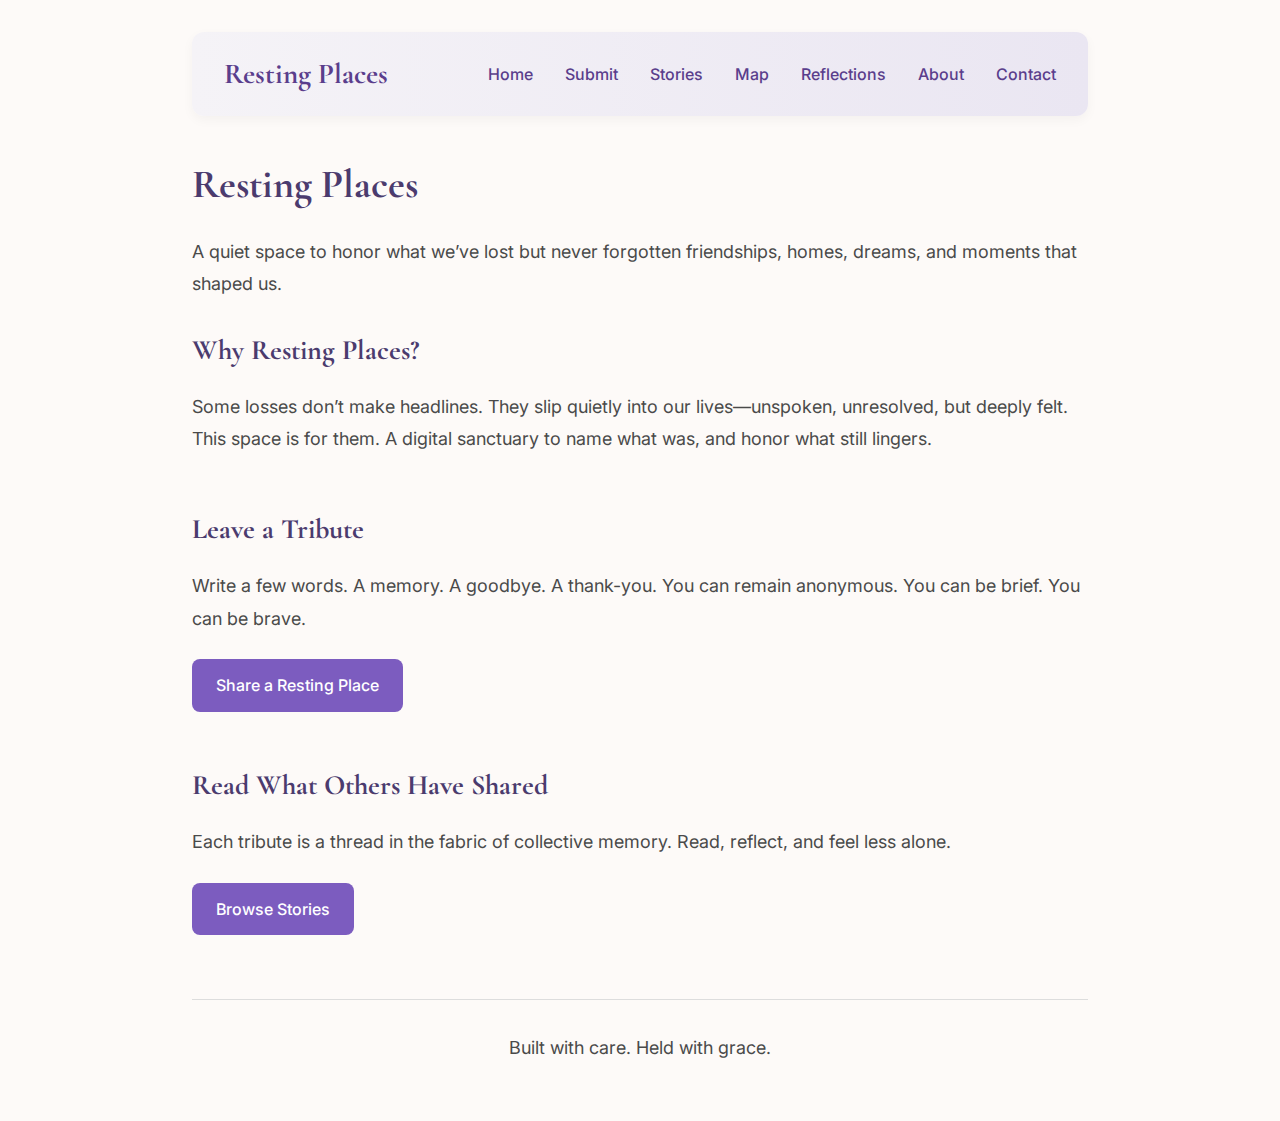
<file: index.html>
<!DOCTYPE html>
<html lang="en">
<head>
    <meta charset="UTF-8">
    <meta name="viewport" content="width=device-width, initial-scale=1.0">
    <link href="https://fonts.googleapis.com/css2?family=Inter:wght@400;600&family=Cormorant+Garamond:wght@500;700&display=swap" rel="stylesheet">
    <link rel="icon" type="image/png" href="https://img.icons8.com/ios-filled/50/7c5cbf/flower.png">
    <link rel="stylesheet" href="/static/css/styles.css">
    <title>Resting Places</title>
    <style>
     section {
      margin-bottom: 3rem;
    }

    .button-link {
      display: inline-block;
      background-color: #7c5cbf;
      color: white;
      padding: 0.75rem 1.5rem;
      border-radius: 8px;
      font-size: 1rem;
      text-decoration: none;
      font-weight: 500;
      transition: background-color 0.3s ease;
    }

    .button-link:hover {
      background-color: #5a3e8c;
    }
    </style>
</head>
<body>
<header>
  <nav class="navbar">
    <div class="logo">Resting Places</div>
    <ul class="nav-links">
      <li><a href="index.html">Home</a></li>
      <li><a href="submit.html">Submit</a></li>
      <li><a href="stories.html">Stories</a></li>
      <li><a href="map.html">Map</a></li>
      <li><a href="reflections.html">Reflections</a></li>
      <li><a href="about.html">About</a></li>
      <li><a href="contact.html">Contact</a></li>
    </ul>
  </nav>
</header>

<h1>Resting Places</h1>
<p>A quiet space to honor what we’ve lost but never forgotten friendships, homes, dreams, and moments that shaped us.</p>

<section>
  <h2>Why Resting Places?</h2>
  <p>Some losses don’t make headlines. They slip quietly into our lives—unspoken, unresolved, but deeply felt. This space is for them. A digital sanctuary to name what was, and honor what still lingers.</p>
</section>

<section>
    <h2>Leave a Tribute</h2>
    <p>Write a few words. A memory. A goodbye. A thank-you. You can remain anonymous. You can be brief. You can be brave.</p>
    <a href="submit.html" class="button-link">Share a Resting Place</a>
  </section>

  <section>
    <h2>Read What Others Have Shared</h2>
    <p>Each tribute is a thread in the fabric of collective memory. Read, reflect, and feel less alone.</p>
    <a href="stories.html" class="button-link">Browse Stories</a>
  </section>

<footer>
  <p>Built with care. Held with grace.</p>
</footer>
<script src="/static/js/script.js"></script>

</body>
</html>
</file>
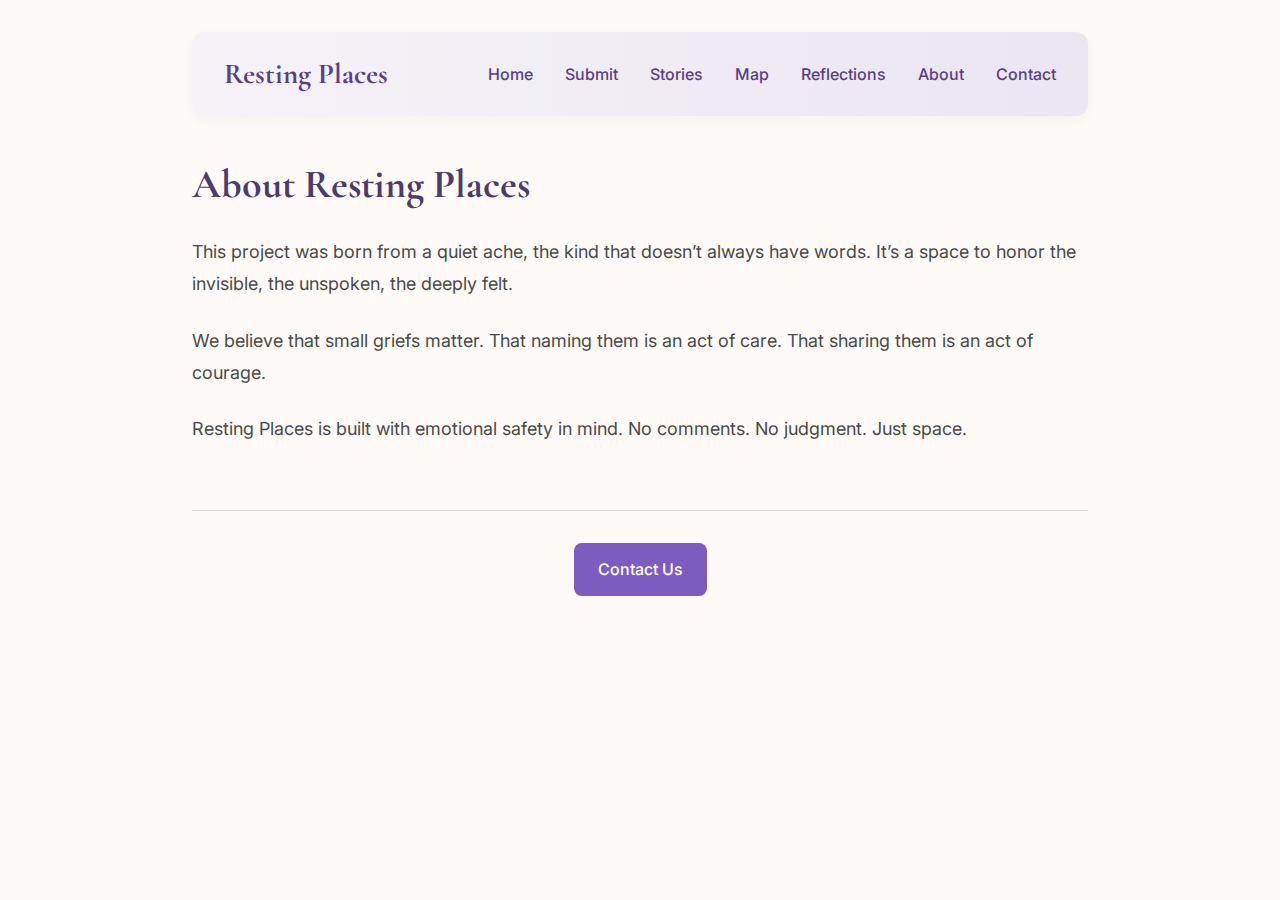
<file: about.html>
<!DOCTYPE html>
<html lang="en">

<head>
    <meta charset="UTF-8">
    <meta name="viewport" content="width=device-width, initial-scale=1.0">
    <link href="https://fonts.googleapis.com/css2?family=Inter:wght@400;600&family=Cormorant+Garamond:wght@500;700&display=swap" rel="stylesheet">
    <link rel="icon" type="image/png" href="https://img.icons8.com/ios-filled/50/7c5cbf/flower.png">
    <link rel="stylesheet" href="/static/css/styles.css">
    <title>About</title>
    <style>
        .button-link {
            display: inline-block;
            background-color: #7c5cbf;
            color: white;
            padding: 0.75rem 1.5rem;
            border-radius: 8px;
            font-size: 1rem;
            text-decoration: none;
            font-weight: 500;
            transition: background-color 0.3s ease;
        }

        .button-link:hover {
            background-color: #5a3e8c;
        }
    </style>
</head>

<body>
    <header>
        <nav class="navbar">
            <div class="logo">Resting Places</div>
            <ul class="nav-links">
                <li><a href="index.html">Home</a></li>
                <li><a href="submit.html">Submit</a></li>
                <li><a href="stories.html">Stories</a></li>
                <li><a href="map.html">Map</a></li>
                <li><a href="reflections.html">Reflections</a></li>
                <li><a href="about.html">About</a></li>
                <li><a href="contact.html">Contact</a></li>
            </ul>
        </nav>
    </header>
    <h1>About Resting Places</h1>
    <p>This project was born from a quiet ache, the kind that doesn’t always have words. It’s a space to honor the
        invisible, the unspoken, the deeply felt.</p>

    <p>We believe that small griefs matter. That naming them is an act of care. That sharing them is an act of courage.
    </p>

    <p>Resting Places is built with emotional safety in mind. No comments. No judgment. Just space.</p>

    <footer>
        <a href="contact.html" class="button-link">Contact Us </a>
    </footer>

</body>

</html>
</file>
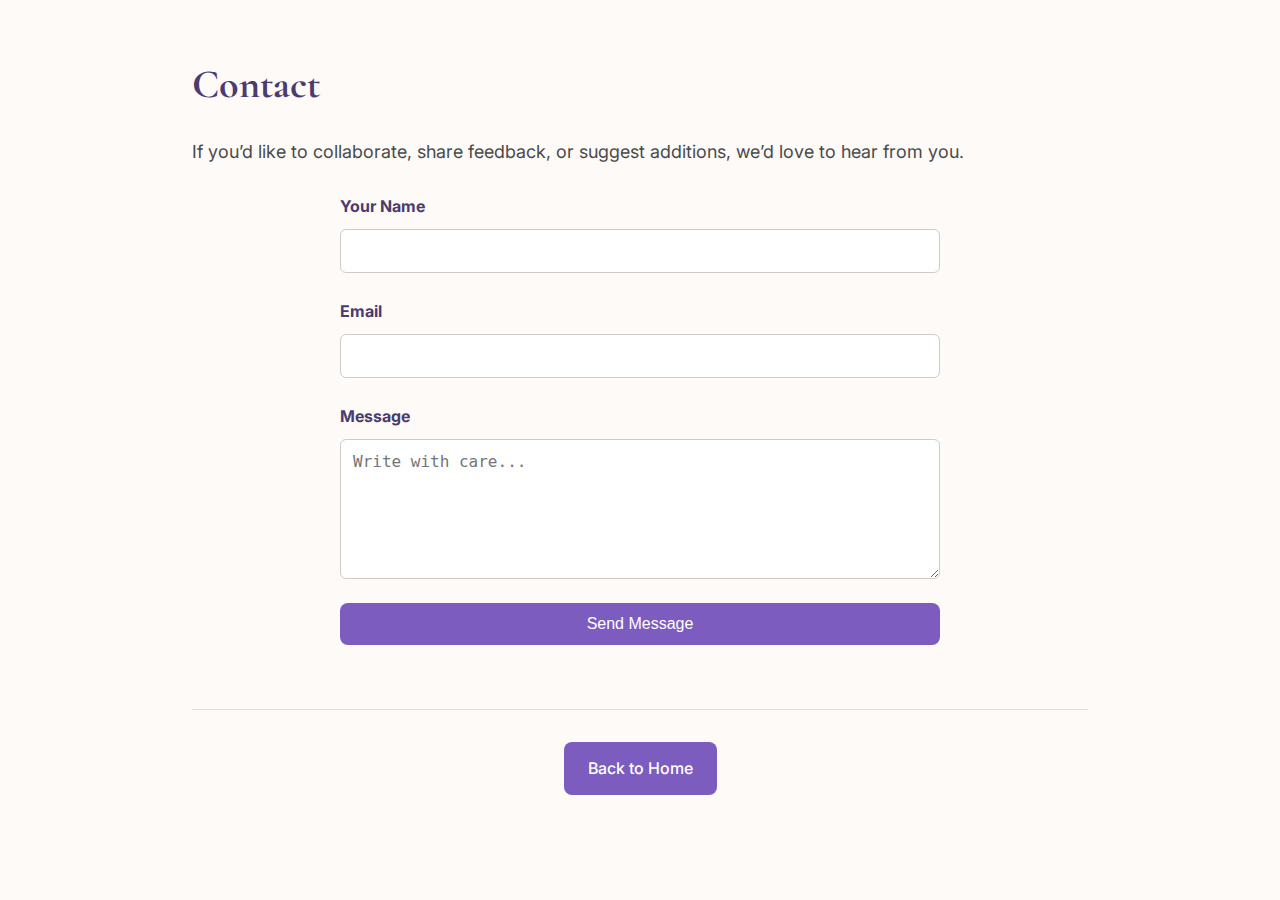
<file: contact.html>
<!DOCTYPE html>
<html lang="en">

<head>
    <meta charset="UTF-8">
    <meta name="viewport" content="width=device-width, initial-scale=1.0">
    <link href="https://fonts.googleapis.com/css2?family=Inter:wght@400;600&family=Cormorant+Garamond:wght@500;700&display=swap" rel="stylesheet">
    <link rel="icon" type="image/png" href="https://img.icons8.com/ios-filled/50/7c5cbf/flower.png">
   <link rel="stylesheet" href="static/css/styles.css">
    <title>Contact</title>
    <style>
        .button-link {
            display: inline-block;
            background-color: #7c5cbf;
            color: white;
            padding: 0.75rem 1.5rem;
            border-radius: 8px;
            font-size: 1rem;
            text-decoration: none;
            font-weight: 500;
            transition: background-color 0.3s ease;
        }

        .button-link:hover {
            background-color: #5a3e8c;
        }
    </style>
</head>

<body>
    <h1>Contact</h1>
    <p>If you’d like to collaborate, share feedback, or suggest additions, we’d love to hear from you.</p>

    <form action="/submit-message" method="POST">
        <label for="name">Your Name </label>
        <input type="text" id="name" name="name">

        <label for="email">Email </label>
        <input type="email" id="email" name="email">

        <label for="message">Message</label>
        <textarea id="message" name="message" rows="6" placeholder="Write with care..."></textarea>

        <button type="submit">Send Message</button>
    </form>

    <footer>
        <a href="index.html" class="button-link"> Back to Home</a>
    </footer>
    <script>
        document.querySelector('form').addEventListener('submit', function (e) {
            e.preventDefault(); 
            alert('Thank you for reaching out. Your message has been received with care.');
            this.reset(); 
        });
    </script>

</body>

</html>
</file>
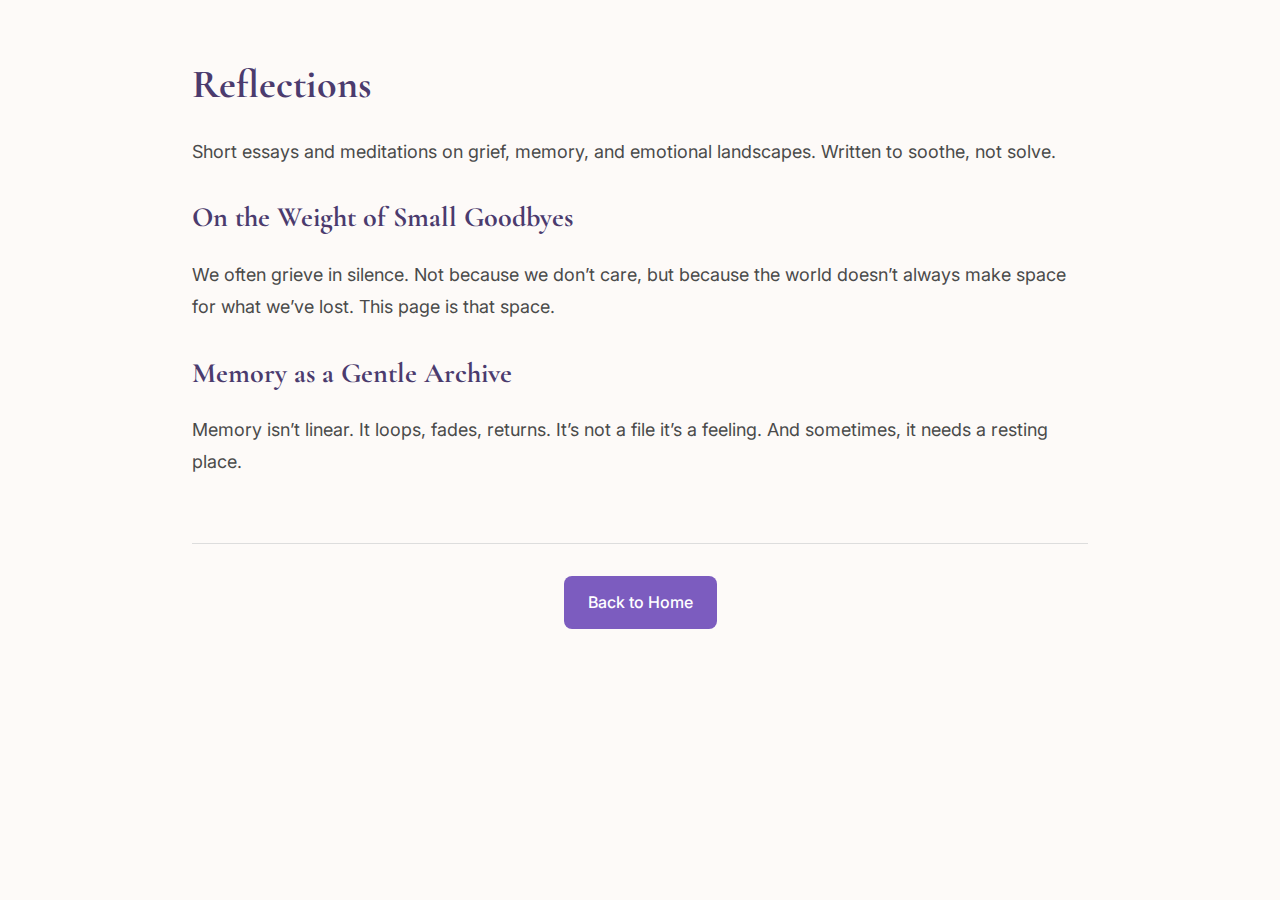
<file: reflections.html>
<!DOCTYPE html>
<html lang="en">

<head>
    <meta charset="UTF-8">
    <meta name="viewport" content="width=device-width, initial-scale=1.0">
    <link href="https://fonts.googleapis.com/css2?family=Inter:wght@400;600&family=Cormorant+Garamond:wght@500;700&display=swap"rel="stylesheet">
    <link rel="icon" type="image/png" href="https://img.icons8.com/ios-filled/50/7c5cbf/flower.png">
    <link rel="stylesheet" href="static/styles.css">
    <title>Reflections</title>
    <style>
        .button-link {
            display: inline-block;
            background-color: #7c5cbf;
            color: white;
            padding: 0.75rem 1.5rem;
            border-radius: 8px;
            font-size: 1rem;
            text-decoration: none;
            font-weight: 500;
            transition: background-color 0.3s ease;
        }

        .button-link:hover {
            background-color: #5a3e8c;
        }
    </style>
</head>

<body>
    <h1>Reflections</h1>
    <p>Short essays and meditations on grief, memory, and emotional landscapes. Written to soothe, not solve.</p>

    <article>
        <h2>On the Weight of Small Goodbyes</h2>
        <p>We often grieve in silence. Not because we don’t care, but because the world doesn’t always make space for
            what we’ve lost. This page is that space.</p>
    </article>

    <article>
        <h2>Memory as a Gentle Archive</h2>
        <p>Memory isn’t linear. It loops, fades, returns. It’s not a file it’s a feeling. And sometimes, it needs a
            resting place.</p>
    </article>

    <footer>
        <a href="index.html" class="button-link"> Back to Home</a>
    </footer>

</body>

</html>
</file>
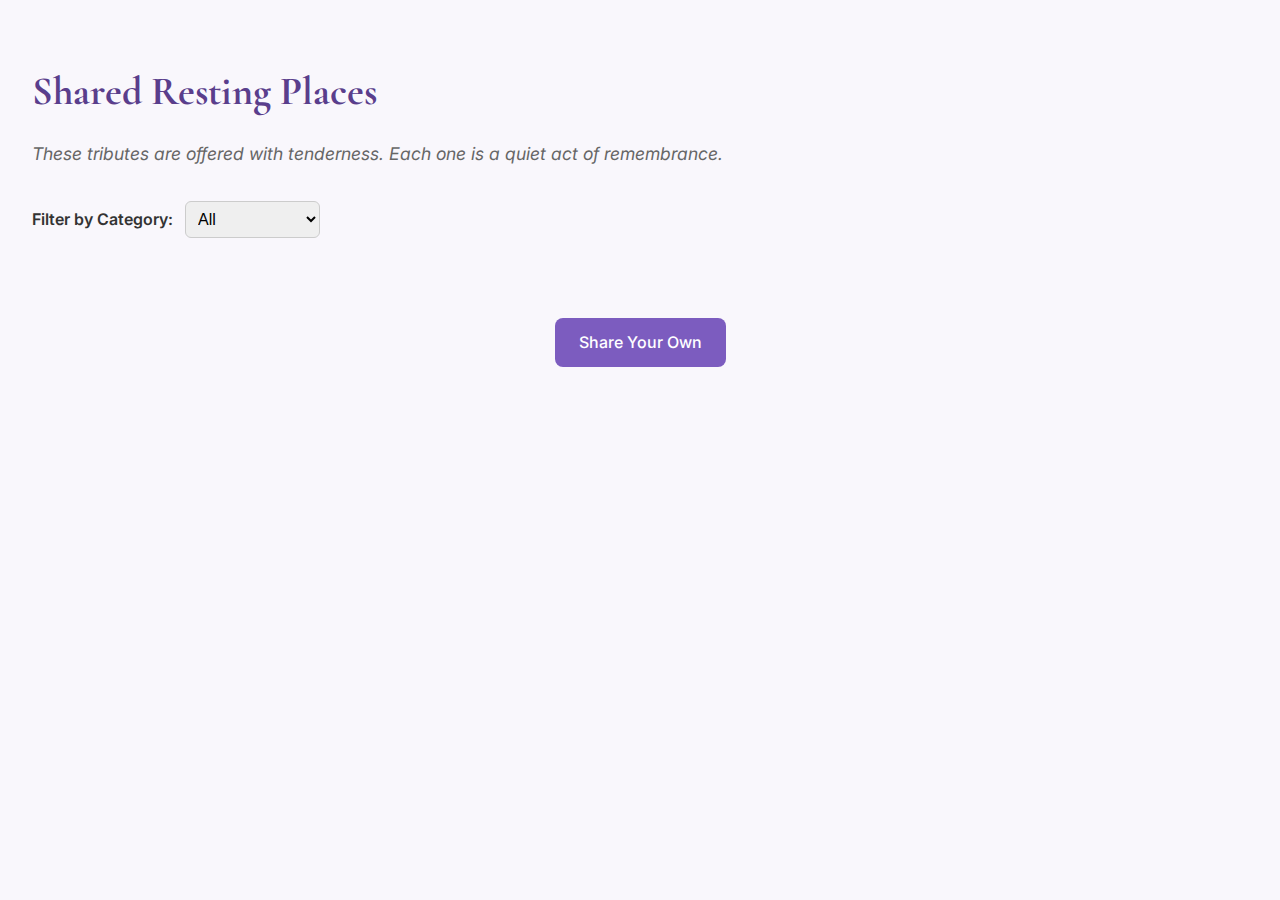
<file: stories.html>
<!DOCTYPE html>
<html lang="en">

<head>
    <meta charset="UTF-8" />
    <meta name="viewport" content="width=device-width, initial-scale=1.0" />
    <title>Shared Resting Places</title>
    <link
        href="https://fonts.googleapis.com/css2?family=Inter:wght@400;600&family=Cormorant+Garamond:wght@500;700&display=swap"
        rel="stylesheet" />
    <link rel="icon" type="image/png" href="https://img.icons8.com/ios-filled/50/7c5cbf/flower.png">
</head>

<body
    style="margin: 0; font-family: 'Inter', sans-serif; background-color: #f9f7fc; color: #333; padding: 2rem; line-height: 1.6;">

    <h1 style="font-family: 'Cormorant Garamond', serif; font-size: 2.5rem; color: #5a3e8c; margin-bottom: 0.5rem;">
        Shared Resting Places</h1>
    <p style="font-size: 1.1rem; font-style: italic; color: #666; margin-bottom: 2rem;">These tributes are offered with
        tenderness. Each one is a quiet act of remembrance.</p>

    <section id="filters" style="margin-bottom: 2rem;">
        <label for="filter" style="font-weight: 600; margin-right: 0.5rem;">Filter by Category:</label>
        <select id="filter" style="padding: 0.5rem; border-radius: 6px; border: 1px solid #ccc; font-size: 1rem;">
            <option value="all">All</option>
            <option value="relationship">Relationships</option>
            <option value="home">Homes</option>
            <option value="dream">Dreams</option>
            <option value="moment">Moments</option>
        </select>
    </section>

    <section id="gallery"
        style="display: grid; grid-template-columns: repeat(auto-fit, minmax(280px, 1fr)); gap: 1.5rem;">
        <!-- Tribute cards will be injected here -->
    </section>

    <footer style="margin-top: 3rem; text-align: center;">
        <a href="submit.html"
            style="display: inline-block; background-color: #7c5cbf; color: white; padding: 0.75rem 1.5rem; border-radius: 8px; font-size: 1rem; text-decoration: none; font-weight: 500; transition: background-color 0.3s ease;">Share
            Your Own</a>
    </footer>

    <script>
        function renderSavedTributes() {
            const gallery = document.getElementById('gallery');
            if (!gallery) return;

            gallery.innerHTML = '';

            const tributes = JSON.parse(localStorage.getItem('tributes')) || [];

            tributes.forEach(({ name, message, category, timestamp }) => {
                const card = document.createElement('article');
                card.className = 'tribute-card';
                card.setAttribute('data-category', category.toLowerCase());

                card.style.backgroundColor = '#fff';
                card.style.border = '1px solid #ddd';
                card.style.borderRadius = '10px';
                card.style.padding = '1rem';
                card.style.boxShadow = '0 2px 6px rgba(0,0,0,0.05)';

                card.innerHTML = `
          <h3 style="font-family: 'Cormorant Garamond', serif; color: #5a3e8c; margin-top: 0;">${name || 'Anonymous'}</h3>
          <p style="margin: 0.5rem 0;">${message}</p>
          <p style="font-size: 0.9rem; color: #888;"><em>${new Date(timestamp).toLocaleString()} • Category: ${category}</em></p>
        `;

                gallery.appendChild(card);
            });
        }

        function filterStories(category) {
            const cards = document.querySelectorAll('.tribute-card');

            cards.forEach(card => {
                const cardCategory = card.getAttribute('data-category');
                card.style.display = (category === 'all' || cardCategory === category.toLowerCase()) ? 'block' : 'none';
            });
        }

        const filterDropdown = document.getElementById('filter');
        if (filterDropdown) {
            filterDropdown.addEventListener('change', function () {
                const selected = this.value;
                filterStories(selected);
            });
        }

        document.addEventListener('DOMContentLoaded', renderSavedTributes);
    </script>
</body>

</html>
</file>
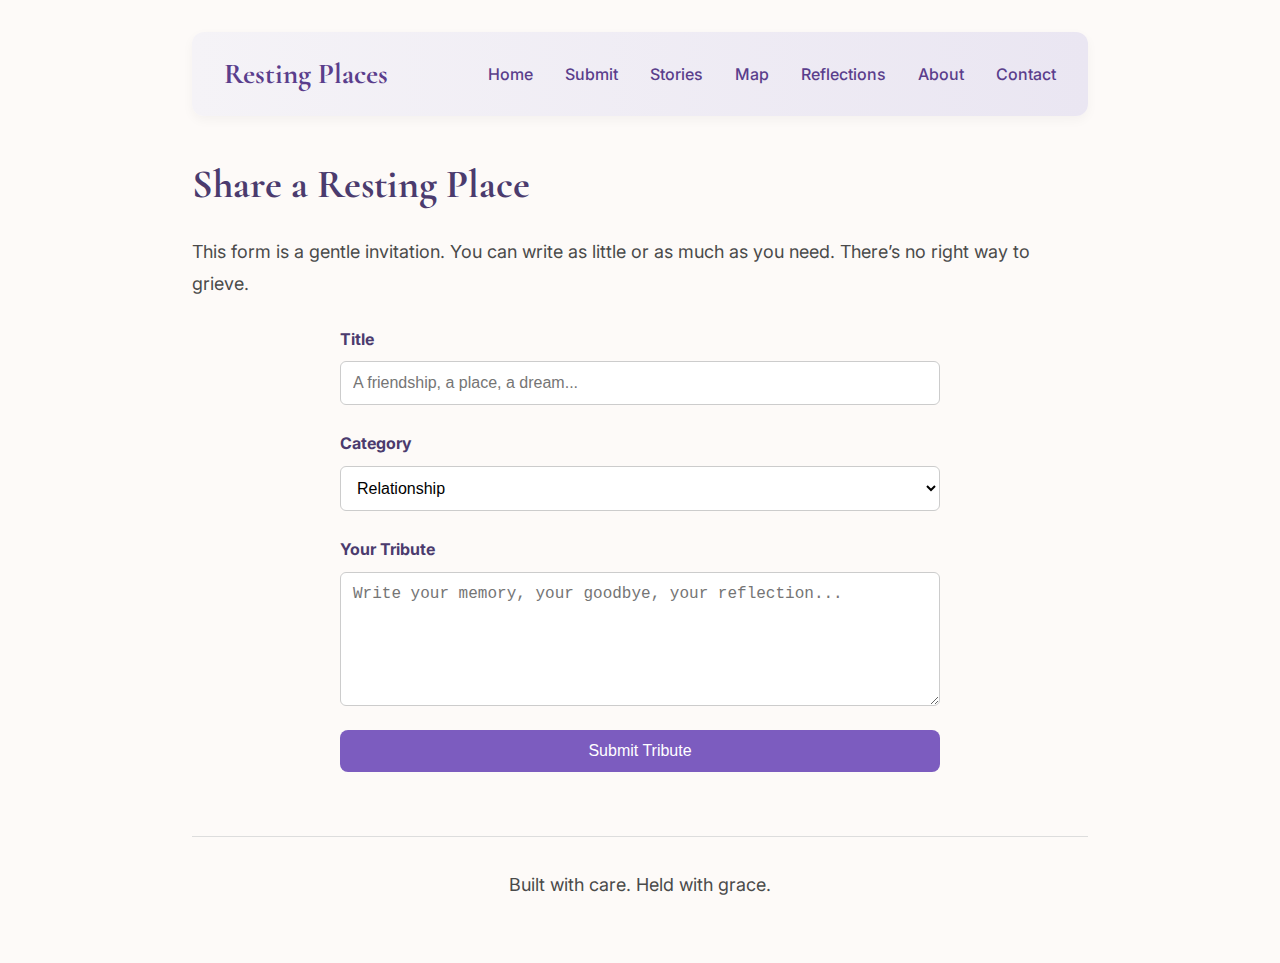
<file: submit.html>
<!DOCTYPE html>
<html lang="en">

<head>
    <meta charset="UTF-8">
    <meta name="viewport" content="width=device-width, initial-scale=1.0">
    <link href="https://fonts.googleapis.com/css2?family=Inter:wght@400;600&family=Cormorant+Garamond:wght@500;700&display=swap"rel="stylesheet">
    <link rel="icon" type="image/png" href="https://img.icons8.com/ios-filled/50/7c5cbf/flower.png">
    <link rel="stylesheet" href="/static/css/styles.css">
    <title>Submit</title>
    <style>
        .button-link {
            display: inline-block;
            background-color: #7c5cbf;
            color: white;
            padding: 0.75rem 1.5rem;
            border-radius: 8px;
            font-size: 1rem;
            text-decoration: none;
            font-weight: 500;
            transition: background-color 0.3s ease;
        }

        .button-link:hover {
            background-color: #5a3e8c;
        }
    </style>
</head>

<body>
    <header>
        <nav class="navbar">
            <div class="logo">Resting Places</div>
            <ul class="nav-links">
                <li><a href="index.html">Home</a></li>
                <li><a href="submit.html">Submit</a></li>
                <li><a href="stories.html">Stories</a></li>
                <li><a href="map.html">Map</a></li>
                <li><a href="reflections.html">Reflections</a></li>
                <li><a href="about.html">About</a></li>
                <li><a href="contact.html">Contact</a></li>
            </ul>
        </nav>
    </header>
    <h1>Share a Resting Place</h1>
    <p>This form is a gentle invitation. You can write as little or as much as you need. There’s no right way to grieve.
    </p>

    <form action="/submit-message" method="POST">

        <label for="title">Title</label>
        <input type="text" id="title" name="title" placeholder="A friendship, a place, a dream...">

        <label for="category">Category</label>
        <select id="category" name="category">
            <option value="relationship">Relationship</option>
            <option value="home">Home</option>
            <option value="dream">Dream</option>
            <option value="moment">Moment</option>
            <option value="other">Other</option>
        </select>

        <label for="tribute">Your Tribute</label>
        <textarea id="tribute" name="tribute" rows="6"
            placeholder="Write your memory, your goodbye, your reflection..."></textarea>
        <button type="submit">Submit Tribute</button>
    </form>

    <footer>
        <p>Built with care. Held with grace.</p>
    </footer>
<script>
    document.querySelector('form').addEventListener('submit', function (e) {
        e.preventDefault();

        // Create a soft overlay message
        const messageBox = document.createElement('div');
        messageBox.textContent = 'Your tribute has been received with tenderness. Thank you for sharing this memory.';
        messageBox.style.position = 'fixed';
        messageBox.style.top = '50%';
        messageBox.style.left = '50%';
        messageBox.style.transform = 'translate(-50%, -50%)';
        messageBox.style.backgroundColor = '#f9f6ff';
        messageBox.style.color = '#5a3e8c';
        messageBox.style.padding = '1.5rem 2rem';
        messageBox.style.borderRadius = '12px';
        messageBox.style.boxShadow = '0 4px 12px rgba(0, 0, 0, 0.1)';
        messageBox.style.fontFamily = 'Cormorant Garamond, serif';
        messageBox.style.fontSize = '1.2rem';
        messageBox.style.textAlign = 'center';
        messageBox.style.zIndex = '1000';

        document.body.appendChild(messageBox);

        // Fade out after a few seconds
        setTimeout(() => {
            messageBox.style.transition = 'opacity 1s ease';
            messageBox.style.opacity = '0';
            setTimeout(() => messageBox.remove(), 1000);
        }, 4000);

        this.reset();
    });
</script>

</body>

</html>
</file>
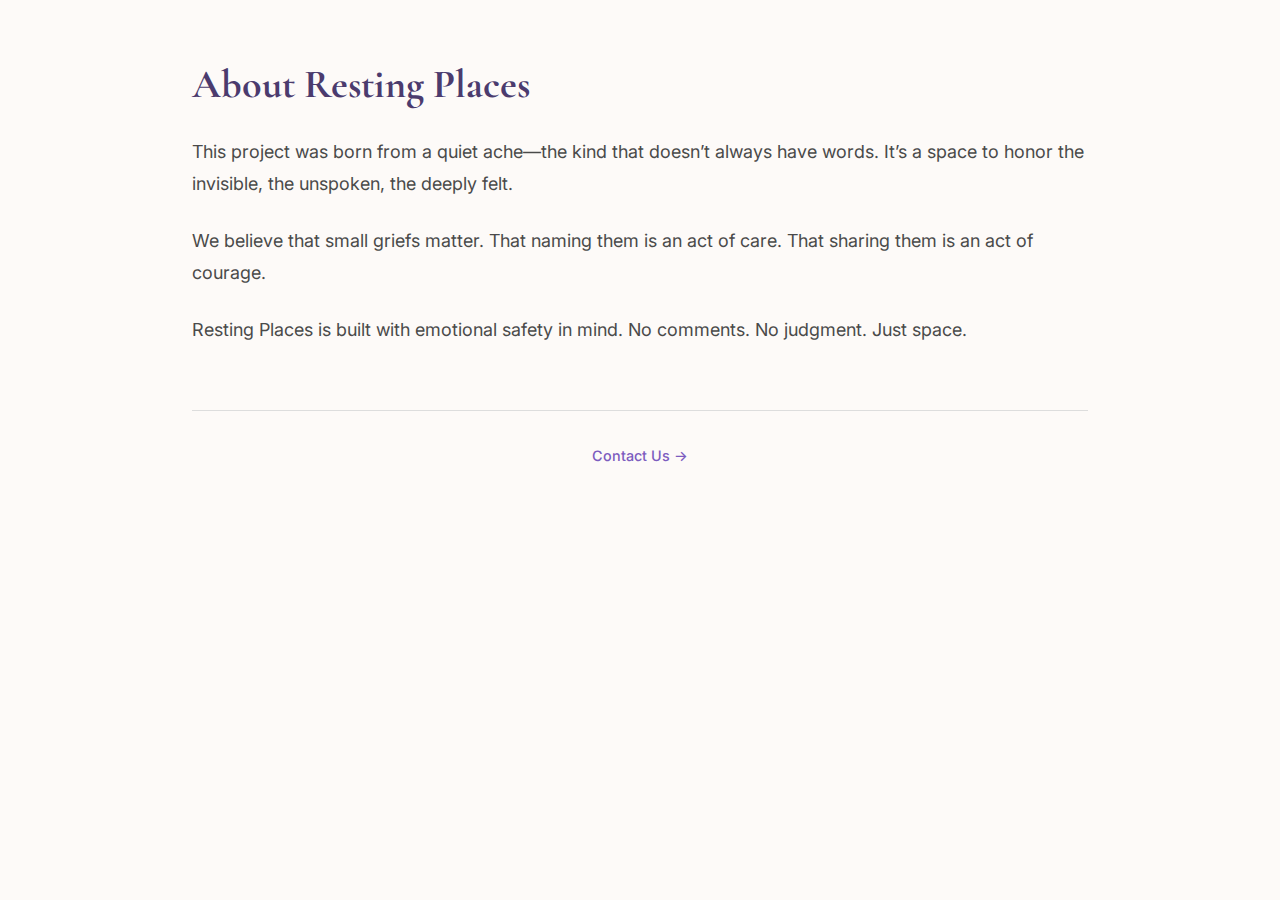
<file: templates/about.html>
<!DOCTYPE html>
<html lang="en">
<head>
    <meta charset="UTF-8">
    <meta name="viewport" content="width=device-width, initial-scale=1.0">
    <link href="https://fonts.googleapis.com/css2?family=Inter:wght@400;600&family=Cormorant+Garamond:wght@500;700&display=swap" rel="stylesheet">
    <link rel="stylesheet" href="/static/css/styles.css">
    <title>About</title>
</head>
<body>
   <h1>About Resting Places</h1>
<p>This project was born from a quiet ache—the kind that doesn’t always have words. It’s a space to honor the invisible, the unspoken, the deeply felt.</p>

<p>We believe that small griefs matter. That naming them is an act of care. That sharing them is an act of courage.</p>

<p>Resting Places is built with emotional safety in mind. No comments. No judgment. Just space.</p>

<footer>
  <a href="contact.html">Contact Us →</a>
</footer>
 
</body>
</html>
</file>
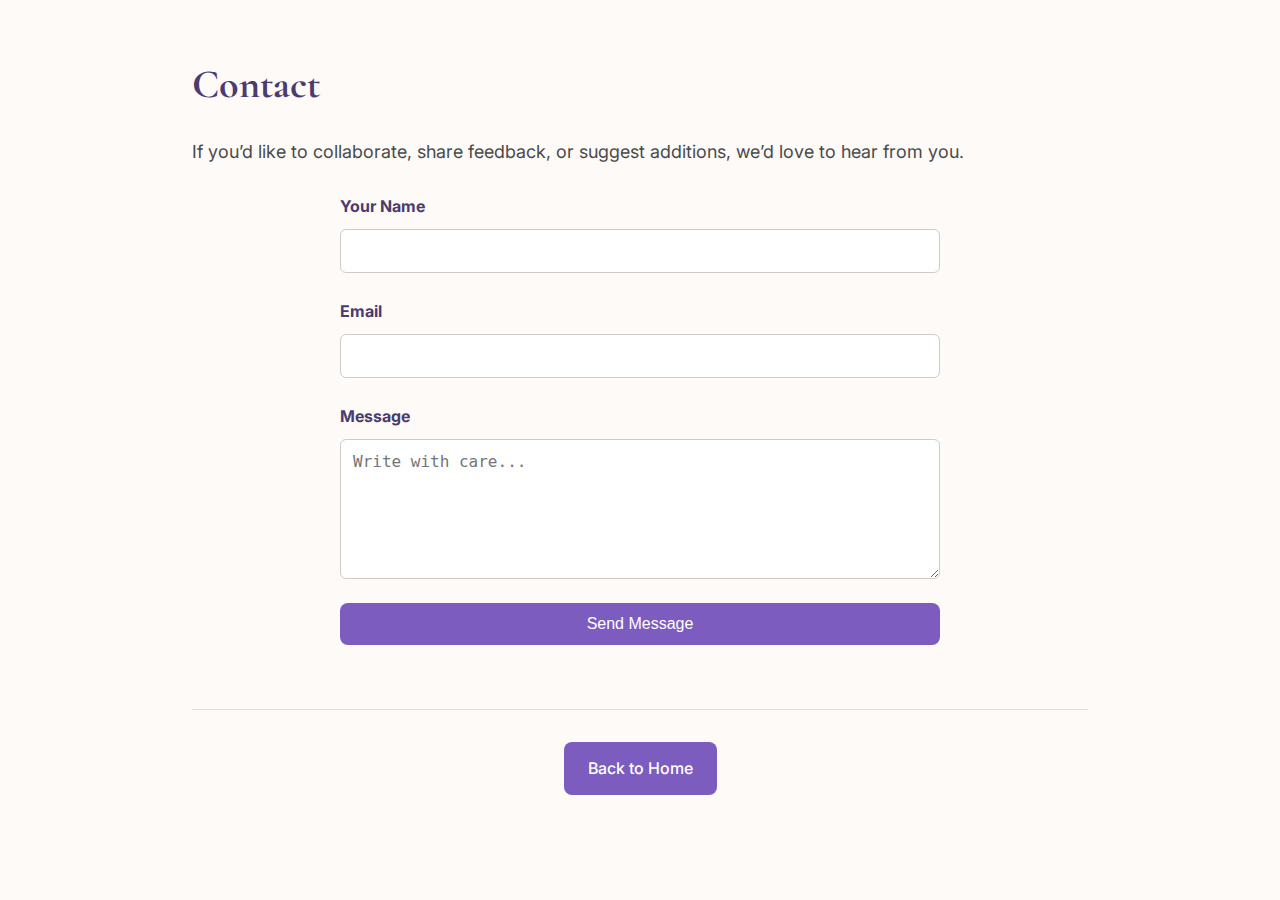
<file: templates/contact.html>
<!DOCTYPE html>
<html lang="en">

<head>
    <meta charset="UTF-8">
    <meta name="viewport" content="width=device-width, initial-scale=1.0">
    <link href="https://fonts.googleapis.com/css2?family=Inter:wght@400;600&family=Cormorant+Garamond:wght@500;700&display=swap" rel="stylesheet">
    <link rel="icon" type="image/png" href="https://img.icons8.com/ios-filled/50/7c5cbf/flower.png">
    <link rel="stylesheet" href="/static/css/styles.css">
    <title>Contact</title>
    <style>
        .button-link {
            display: inline-block;
            background-color: #7c5cbf;
            color: white;
            padding: 0.75rem 1.5rem;
            border-radius: 8px;
            font-size: 1rem;
            text-decoration: none;
            font-weight: 500;
            transition: background-color 0.3s ease;
        }

        .button-link:hover {
            background-color: #5a3e8c;
        }
    </style>
</head>

<body>
    <h1>Contact</h1>
    <p>If you’d like to collaborate, share feedback, or suggest additions, we’d love to hear from you.</p>

    <form action="/submit-message" method="POST">
        <label for="name">Your Name </label>
        <input type="text" id="name" name="name">

        <label for="email">Email </label>
        <input type="email" id="email" name="email">

        <label for="message">Message</label>
        <textarea id="message" name="message" rows="6" placeholder="Write with care..."></textarea>

        <button type="submit">Send Message</button>
    </form>

    <footer>
        <a href="index.html" class="button-link"> Back to Home</a>
    </footer>
    <script>
        document.querySelector('form').addEventListener('submit', function (e) {
            e.preventDefault(); 
            alert('Thank you for reaching out. Your message has been received with care.');
            this.reset(); 
        });
    </script>

</body>

</html>
</file>
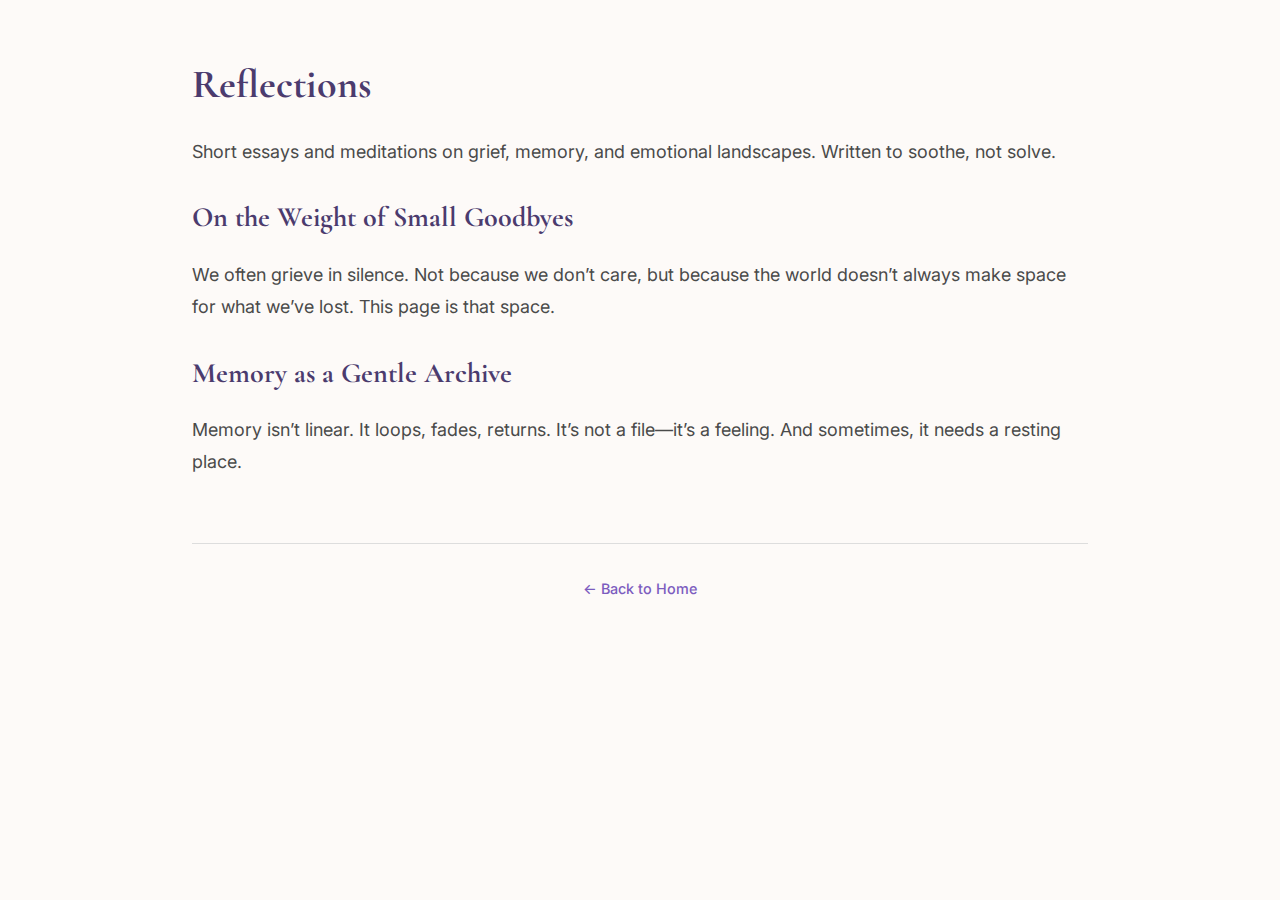
<file: templates/reflections.html>
<!DOCTYPE html>
<html lang="en">
<head>
    <meta charset="UTF-8">
    <meta name="viewport" content="width=device-width, initial-scale=1.0">
    <link href="https://fonts.googleapis.com/css2?family=Inter:wght@400;600&family=Cormorant+Garamond:wght@500;700&display=swap" rel="stylesheet">
    <link rel="stylesheet" href="/static/css/styles.css">
    <title>Reflections</title>
</head>
<body>
    <h1>Reflections</h1>
<p>Short essays and meditations on grief, memory, and emotional landscapes. Written to soothe, not solve.</p>

<article>
  <h2>On the Weight of Small Goodbyes</h2>
  <p>We often grieve in silence. Not because we don’t care, but because the world doesn’t always make space for what we’ve lost. This page is that space.</p>
</article>

<article>
  <h2>Memory as a Gentle Archive</h2>
  <p>Memory isn’t linear. It loops, fades, returns. It’s not a file—it’s a feeling. And sometimes, it needs a resting place.</p>
</article>

<footer>
  <a href="index.html">← Back to Home</a>
</footer>

</body>
</html>
</file>
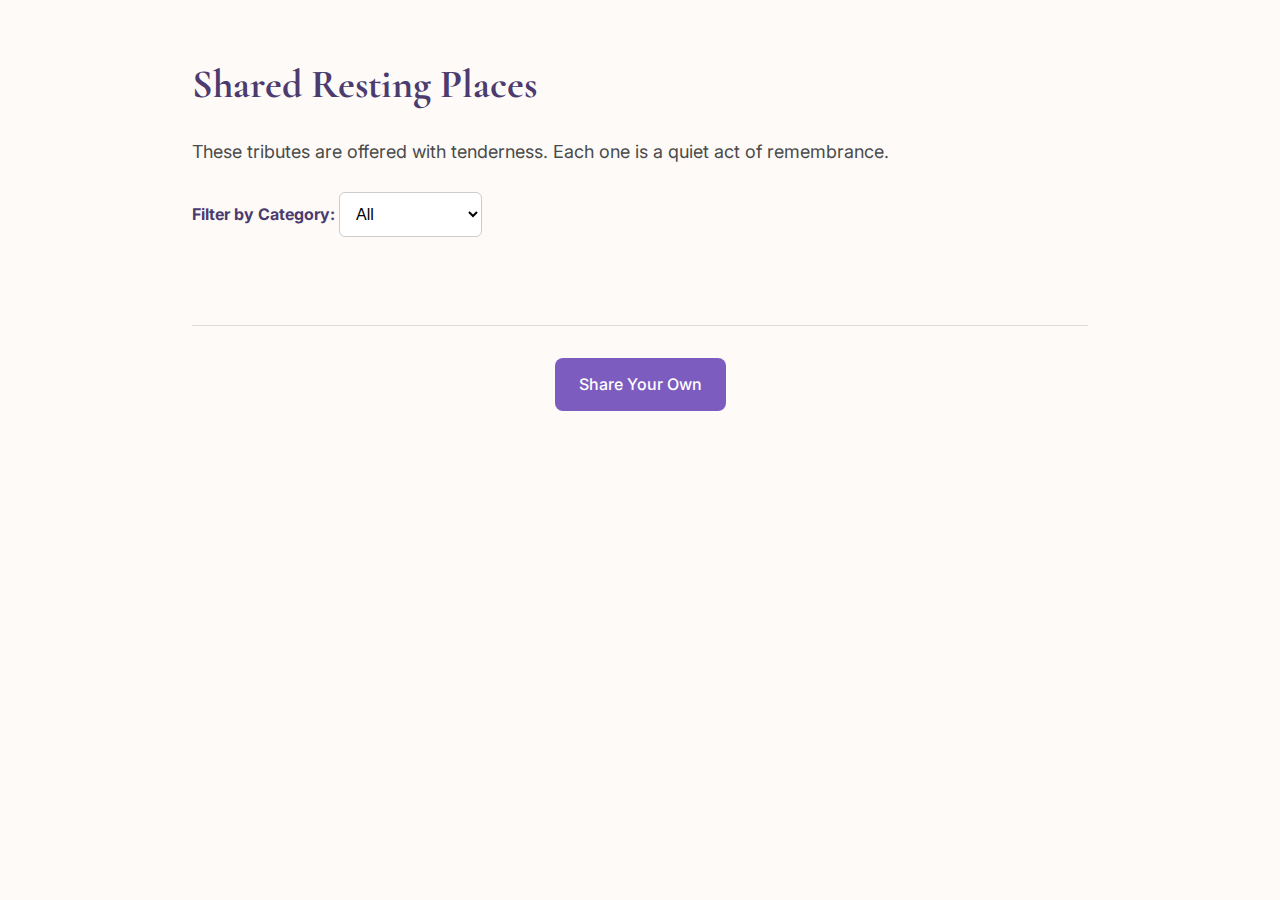
<file: templates/stories.html>
<!DOCTYPE html>
<html lang="en">

<head>
    <meta charset="UTF-8" />
    <meta name="viewport" content="width=device-width, initial-scale=1.0" />
    <title>Shared Resting Places</title>
    <link href="https://fonts.googleapis.com/css2?family=Inter:wght@400;600&family=Cormorant+Garamond:wght@500;700&display=swap"rel="stylesheet" />
    <link rel="icon" type="image/png" href="https://img.icons8.com/ios-filled/50/7c5cbf/flower.png">
    <link rel="stylesheet" href="/static/css/styles.css" />
    <style>
        .button-link {
            display: inline-block;
            background-color: #7c5cbf;
            color: white;
            padding: 0.75rem 1.5rem;
            border-radius: 8px;
            font-size: 1rem;
            text-decoration: none;
            font-weight: 500;
            transition: background-color 0.3s ease;
        }

        .button-link:hover {
            background-color: #5a3e8c;
        }
    </style>
</head>

<body>
    <h1>Shared Resting Places</h1>
    <p>These tributes are offered with tenderness. Each one is a quiet act of remembrance.</p>

    <section id="filters">
        <label for="filter">Filter by Category:</label>
        <select id="filter">
            <option value="all">All</option>
            <option value="relationship">Relationships</option>
            <option value="home">Homes</option>
            <option value="dream">Dreams</option>
            <option value="moment">Moments</option>
        </select>
    </section>

    <section id="gallery">
        <!-- Tribute cards will be injected here -->
    </section>

    <footer>
        <a href="submit.html" class="button-link">Share Your Own </a>
    </footer>

    <script>
        // Load and render saved tributes from localStorage
        function renderSavedTributes() {
            const gallery = document.getElementById('gallery');
            if (!gallery) return;

            gallery.innerHTML = ''; 

            const tributes = JSON.parse(localStorage.getItem('tributes')) || [];

            tributes.forEach(({ name, message, category, timestamp }) => {
                const card = document.createElement('article');
                card.className = 'tribute-card';
                card.setAttribute('data-category', category.toLowerCase());

                card.innerHTML = `
          <h3>${name || 'Anonymous'}</h3>
          <p>${message}</p>
          <p><em>${new Date(timestamp).toLocaleString()} • Category: ${category}</em></p>
        `;

                gallery.appendChild(card);
            });
        }

        // Filter tribute cards by category
        function filterStories(category) {
            const cards = document.querySelectorAll('.tribute-card');

            cards.forEach(card => {
                const cardCategory = card.getAttribute('data-category');
                if (category === 'all' || cardCategory === category.toLowerCase()) {
                    card.style.display = 'block';
                } else {
                    card.style.display = 'none';
                }
            });
        }

        // Attach filter logic to dropdown
        const filterDropdown = document.getElementById('filter');
        if (filterDropdown) {
            filterDropdown.addEventListener('change', function () {
                const selected = this.value;
                filterStories(selected);
            });
        }

        // Load tributes on page load
        document.addEventListener('DOMContentLoaded', renderSavedTributes);
    </script>
</body>

</html>
</file>
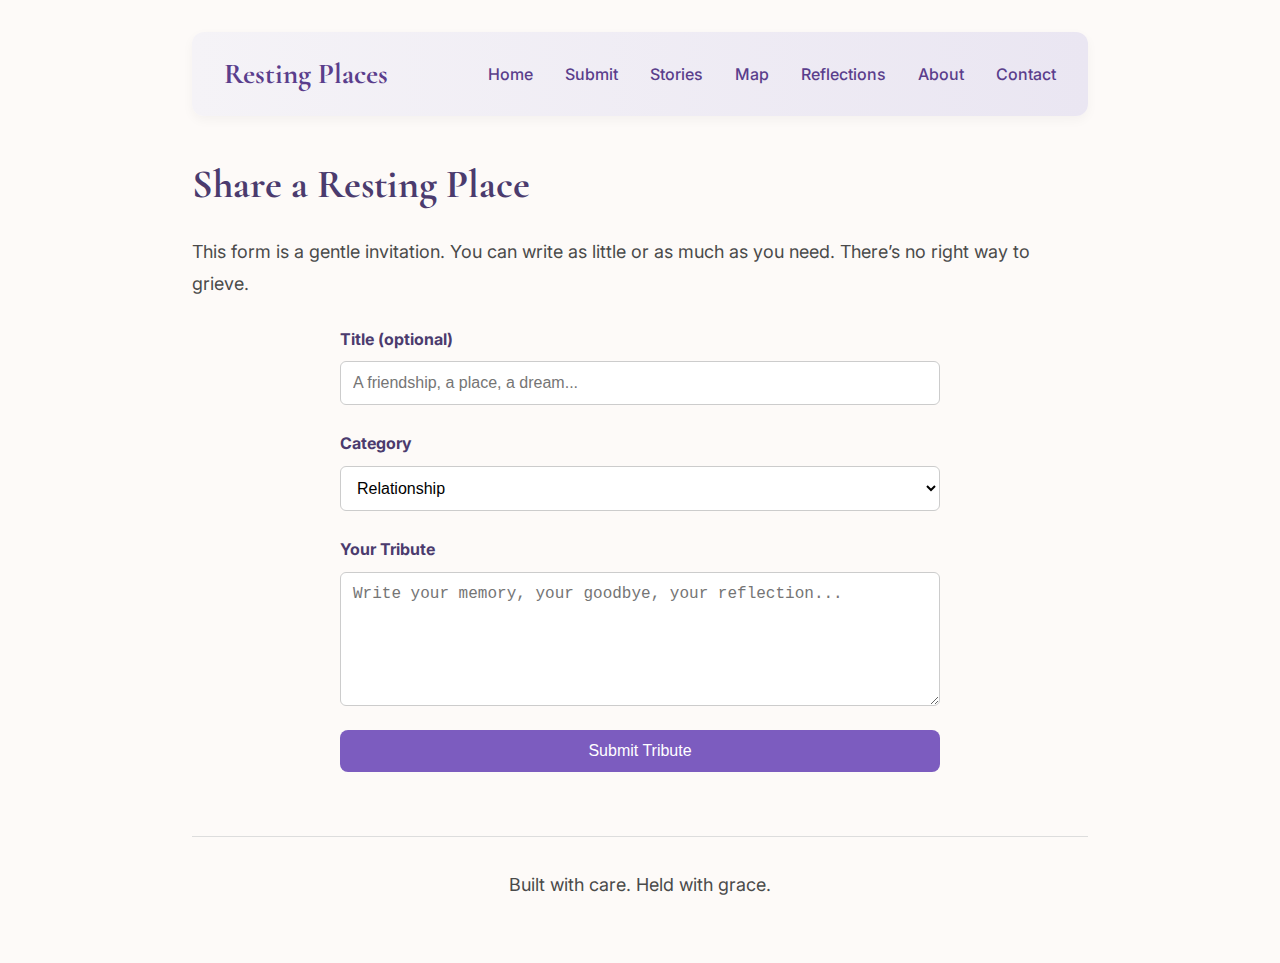
<file: templates/submit.html>
<!DOCTYPE html>
<html lang="en">

<head>
    <meta charset="UTF-8">
    <meta name="viewport" content="width=device-width, initial-scale=1.0">
    <link href="https://fonts.googleapis.com/css2?family=Inter:wght@400;600&family=Cormorant+Garamond:wght@500;700&display=swap"rel="stylesheet">
    <link rel="icon" type="image/png" href="https://img.icons8.com/ios-filled/50/7c5cbf/flower.png">
    <link rel="stylesheet" href="/static/css/styles.css">
    <title>Submit</title>
    <style>
        .button-link {
            display: inline-block;
            background-color: #7c5cbf;
            color: white;
            padding: 0.75rem 1.5rem;
            border-radius: 8px;
            font-size: 1rem;
            text-decoration: none;
            font-weight: 500;
            transition: background-color 0.3s ease;
        }

        .button-link:hover {
            background-color: #5a3e8c;
        }
    </style>
</head>

<body>
    <header>
        <nav class="navbar">
            <div class="logo">Resting Places</div>
            <ul class="nav-links">
                <li><a href="index.html">Home</a></li>
                <li><a href="submit.html">Submit</a></li>
                <li><a href="stories.html">Stories</a></li>
                <li><a href="map.html">Map</a></li>
                <li><a href="reflections.html">Reflections</a></li>
                <li><a href="about.html">About</a></li>
                <li><a href="contact.html">Contact</a></li>
            </ul>
        </nav>
    </header>
    <h1>Share a Resting Place</h1>
    <p>This form is a gentle invitation. You can write as little or as much as you need. There’s no right way to grieve.
    </p>

    <form action="/submit-message" method="POST">

        <label for="title">Title (optional)</label>
        <input type="text" id="title" name="title" placeholder="A friendship, a place, a dream...">

        <label for="category">Category</label>
        <select id="category" name="category">
            <option value="relationship">Relationship</option>
            <option value="home">Home</option>
            <option value="dream">Dream</option>
            <option value="moment">Moment</option>
            <option value="other">Other</option>
        </select>

        <label for="tribute">Your Tribute</label>
        <textarea id="tribute" name="tribute" rows="6"
            placeholder="Write your memory, your goodbye, your reflection..."></textarea>
        <button type="submit">Submit Tribute</button>
    </form>

    <footer>
        <p>Built with care. Held with grace.</p>
    </footer>
<script>
    document.querySelector('form').addEventListener('submit', function (e) {
        e.preventDefault();

        // Create a soft overlay message
        const messageBox = document.createElement('div');
        messageBox.textContent = 'Your tribute has been received with tenderness. Thank you for sharing this memory.';
        messageBox.style.position = 'fixed';
        messageBox.style.top = '50%';
        messageBox.style.left = '50%';
        messageBox.style.transform = 'translate(-50%, -50%)';
        messageBox.style.backgroundColor = '#f9f6ff';
        messageBox.style.color = '#5a3e8c';
        messageBox.style.padding = '1.5rem 2rem';
        messageBox.style.borderRadius = '12px';
        messageBox.style.boxShadow = '0 4px 12px rgba(0, 0, 0, 0.1)';
        messageBox.style.fontFamily = 'Cormorant Garamond, serif';
        messageBox.style.fontSize = '1.2rem';
        messageBox.style.textAlign = 'center';
        messageBox.style.zIndex = '1000';

        document.body.appendChild(messageBox);

        // Fade out after a few seconds
        setTimeout(() => {
            messageBox.style.transition = 'opacity 1s ease';
            messageBox.style.opacity = '0';
            setTimeout(() => messageBox.remove(), 1000);
        }, 4000);

        this.reset();
    });
</script>

</body>

</html>
</file>
<file: static/css/styles.css>
/* Reset and base styles */
* {
  margin: 0;
  padding: 0;
  box-sizing: border-box;
}

body {
  font-family: 'Inter', sans-serif;
  background-color: #fdfaf8;
  color: #3e3e3e;
  line-height: 1.8;
  padding: 2rem;
  max-width: 960px;
  margin: auto;
}

/* Typography */
h1, h2, h3 {
  font-family: 'Cormorant Garamond', serif;
  color: #4b3b6e;
  margin-bottom: 1rem;
}

h1 {
  font-size: 2.5rem;
  margin-top: 1rem;
}

h2 {
  font-size: 1.75rem;
}

p {
  font-size: 1.125rem;
  margin-bottom: 1.5rem;
  color: #4a4a4a;
}

/* Navbar styles */
header {
  margin-bottom: 2rem;
}

.navbar {
  display: flex;
  justify-content: space-between;
  align-items: center;
  background: linear-gradient(to right, #f5f3f7, #eae6f2);
  padding: 1rem 2rem;
  border-radius: 12px;
  box-shadow: 0 4px 12px rgba(0,0,0,0.04);
}

.logo {
  font-family: 'Cormorant Garamond', serif;
  font-size: 1.8rem;
  font-weight: 700;
  color: #5a3e8c;
}

.nav-links {
  list-style: none;
  display: flex;
  gap: 2rem;
}

.nav-links li a {
  text-decoration: none;
  color: #5a3e8c;
  font-weight: 500;
  font-size: 1rem;
  transition: all 0.3s ease;
}

.nav-links li a:hover {
  color: #7c5cbf;
  text-decoration: underline;
}

/* Links and buttons */
a {
  color: #7c5cbf;
  text-decoration: none;
  font-weight: 500;
  transition: color 0.3s ease;
}

a:hover {
  color: #5a3e8c;
  text-decoration: underline;
}

button {
  background-color: #7c5cbf;
  color: white;
  border: none;
  padding: 0.75rem 1.5rem;
  border-radius: 8px;
  font-size: 1rem;
  cursor: pointer;
  transition: background-color 0.3s ease;
}

button:hover {
  background-color: #5a3e8c;
}

/* Layout containers */
section {
  margin-bottom: 3rem;
}

footer {
  margin-top: 4rem;
  padding-top: 2rem;
  border-top: 1px solid #ddd;
  text-align: center;
  font-size: 0.9rem;
  color: #666;
}

/* Form styles */
form {
  max-width: 600px;
  margin: 0 auto;
  display: flex;
  flex-direction: column;
}

label {
  margin-bottom: 0.5rem;
  font-weight: bold;
  color: #4b3b6e;
}

input, select, textarea {
  margin-bottom: 1.5rem;
  padding: 0.75rem;
  border: 1px solid #ccc;
  border-radius: 6px;
  font-size: 1rem;
  background-color: #fff;
}

textarea {
  resize: vertical;
}

/* Tribute cards */
.tribute-card {
  background-color: #fff;
  border: 1px solid #e5e0ec;
  border-radius: 12px;
  padding: 2rem;
  margin-bottom: 2rem;
  box-shadow: 0 4px 10px rgba(0,0,0,0.03);
}

.tribute-card h3 {
  margin-bottom: 0.5rem;
  color: #5a3e8c;
}

.tribute-card em {
  font-size: 0.95rem;
  color: #888;
}

/* Responsive design */
@media (max-width: 768px) {
  body {
    padding: 1rem;
  }

  .navbar {
    flex-direction: column;
    align-items: flex-start;
  }

  .nav-links {
    flex-direction: column;
    gap: 1rem;
    margin-top: 1rem;
  }

  h1 {
    font-size: 2rem;
  }

  button {
    width: 100%;
  }
}
</file>
<file: static/styles.css>
/* Reset and base styles */
* {
  margin: 0;
  padding: 0;
  box-sizing: border-box;
}

body {
  font-family: 'Inter', sans-serif;
  background-color: #fdfaf8;
  color: #3e3e3e;
  line-height: 1.8;
  padding: 2rem;
  max-width: 960px;
  margin: auto;
}

/* Typography */
h1, h2, h3 {
  font-family: 'Cormorant Garamond', serif;
  color: #4b3b6e;
  margin-bottom: 1rem;
}

h1 {
  font-size: 2.5rem;
  margin-top: 1rem;
}

h2 {
  font-size: 1.75rem;
}

p {
  font-size: 1.125rem;
  margin-bottom: 1.5rem;
  color: #4a4a4a;
}

/* Navbar styles */
header {
  margin-bottom: 2rem;
}

.navbar {
  display: flex;
  justify-content: space-between;
  align-items: center;
  background: linear-gradient(to right, #f5f3f7, #eae6f2);
  padding: 1rem 2rem;
  border-radius: 12px;
  box-shadow: 0 4px 12px rgba(0,0,0,0.04);
}

.logo {
  font-family: 'Cormorant Garamond', serif;
  font-size: 1.8rem;
  font-weight: 700;
  color: #5a3e8c;
}

.nav-links {
  list-style: none;
  display: flex;
  gap: 2rem;
}

.nav-links li a {
  text-decoration: none;
  color: #5a3e8c;
  font-weight: 500;
  font-size: 1rem;
  transition: all 0.3s ease;
}

.nav-links li a:hover {
  color: #7c5cbf;
  text-decoration: underline;
}

/* Links and buttons */
a {
  color: #7c5cbf;
  text-decoration: none;
  font-weight: 500;
  transition: color 0.3s ease;
}

a:hover {
  color: #5a3e8c;
  text-decoration: underline;
}

button {
  background-color: #7c5cbf;
  color: white;
  border: none;
  padding: 0.75rem 1.5rem;
  border-radius: 8px;
  font-size: 1rem;
  cursor: pointer;
  transition: background-color 0.3s ease;
}

button:hover {
  background-color: #5a3e8c;
}

/* Layout containers */
section {
  margin-bottom: 3rem;
}

footer {
  margin-top: 4rem;
  padding-top: 2rem;
  border-top: 1px solid #ddd;
  text-align: center;
  font-size: 0.9rem;
  color: #666;
}

/* Form styles */
form {
  max-width: 600px;
  margin: 0 auto;
  display: flex;
  flex-direction: column;
}

label {
  margin-bottom: 0.5rem;
  font-weight: bold;
  color: #4b3b6e;
}

input, select, textarea {
  margin-bottom: 1.5rem;
  padding: 0.75rem;
  border: 1px solid #ccc;
  border-radius: 6px;
  font-size: 1rem;
  background-color: #fff;
}

textarea {
  resize: vertical;
}

/* Tribute cards */
.tribute-card {
  background-color: #fff;
  border: 1px solid #e5e0ec;
  border-radius: 12px;
  padding: 2rem;
  margin-bottom: 2rem;
  box-shadow: 0 4px 10px rgba(0,0,0,0.03);
}

.tribute-card h3 {
  margin-bottom: 0.5rem;
  color: #5a3e8c;
}

.tribute-card em {
  font-size: 0.95rem;
  color: #888;
}

/* Responsive design */
@media (max-width: 768px) {
  body {
    padding: 1rem;
  }

  .navbar {
    flex-direction: column;
    align-items: flex-start;
  }

  .nav-links {
    flex-direction: column;
    gap: 1rem;
    margin-top: 1rem;
  }

  h1 {
    font-size: 2rem;
  }

  button {
    width: 100%;
  }
}
</file>
